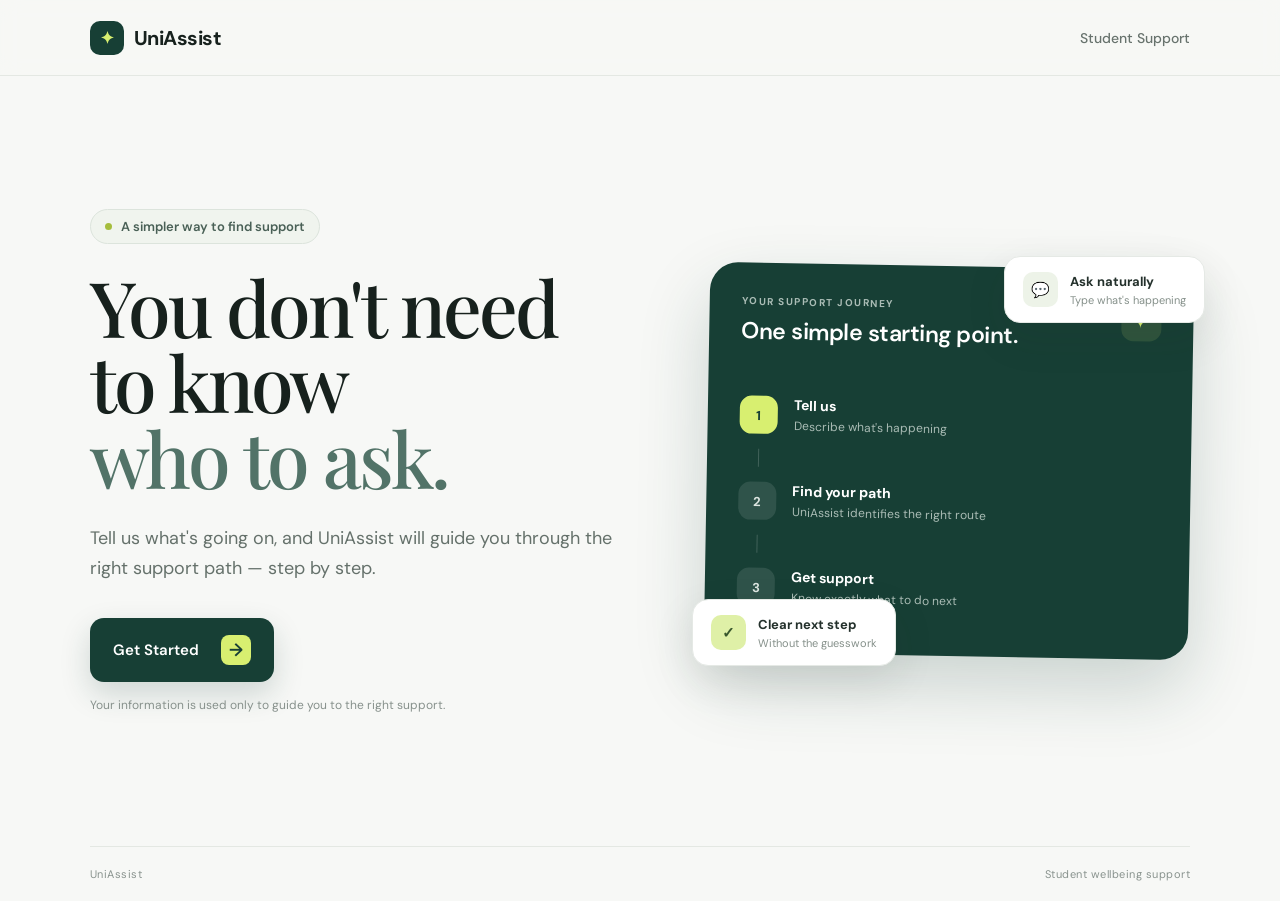
<file: index.html>
<!DOCTYPE html>
<html lang="en">
<head>
    <meta charset="UTF-8">
    <meta name="viewport" content="width=device-width, initial-scale=1.0">
    <title>UniAssist | Student Support</title>
    <link rel="stylesheet" href="css/style.css">
</head>
<body>
<header class="navbar">
    <a href="index.html" class="logo">
        <span class="logo-icon">✦</span>
        <span>UniAssist</span>
    </a>
    <div class="nav-right">
        <span class="nav-text">Student Support</span>
    </div>
</header>

<main class="hero">
    <div class="hero-content">
        <div class="eyebrow"><span class="status-dot"></span> A simpler way to find support</div>
        <h1>You don't need to know <span>who to ask.</span></h1>
        <p class="hero-description">
            Tell us what's going on, and UniAssist will guide you through the right support path — step by step.
        </p>
        <a href="pages/login.html" class="primary-btn">
            Get Started <span>→</span>
        </a>
        <p class="privacy-note">Your information is used only to guide you to the right support.</p>
    </div>

    <div class="hero-visual">
        <div class="floating-card card-top">
            <div class="mini-icon">💬</div>
            <div><strong>Ask naturally</strong><span>Type what's happening</span></div>
        </div>

        <div class="main-visual-card">
            <div class="visual-header">
                <div>
                    <span class="small-label">YOUR SUPPORT JOURNEY</span>
                    <h3>One simple starting point.</h3>
                </div>
                <div class="sparkle">✦</div>
            </div>
            <div class="journey">
                <div class="journey-step active">
                    <div class="step-number">1</div>
                    <div class="step-content"><strong>Tell us</strong><span>Describe what's happening</span></div>
                </div>
                <div class="journey-line"></div>
                <div class="journey-step">
                    <div class="step-number">2</div>
                    <div class="step-content"><strong>Find your path</strong><span>UniAssist identifies the right route</span></div>
                </div>
                <div class="journey-line"></div>
                <div class="journey-step">
                    <div class="step-number">3</div>
                    <div class="step-content"><strong>Get support</strong><span>Know exactly what to do next</span></div>
                </div>
            </div>
        </div>

        <div class="floating-card card-bottom">
            <div class="check-icon">✓</div>
            <div><strong>Clear next step</strong><span>Without the guesswork</span></div>
        </div>
    </div>
</main>

<footer class="footer">
    <span>UniAssist</span>
    <span>Student wellbeing support</span>
</footer>
</body>
</html>
</file>
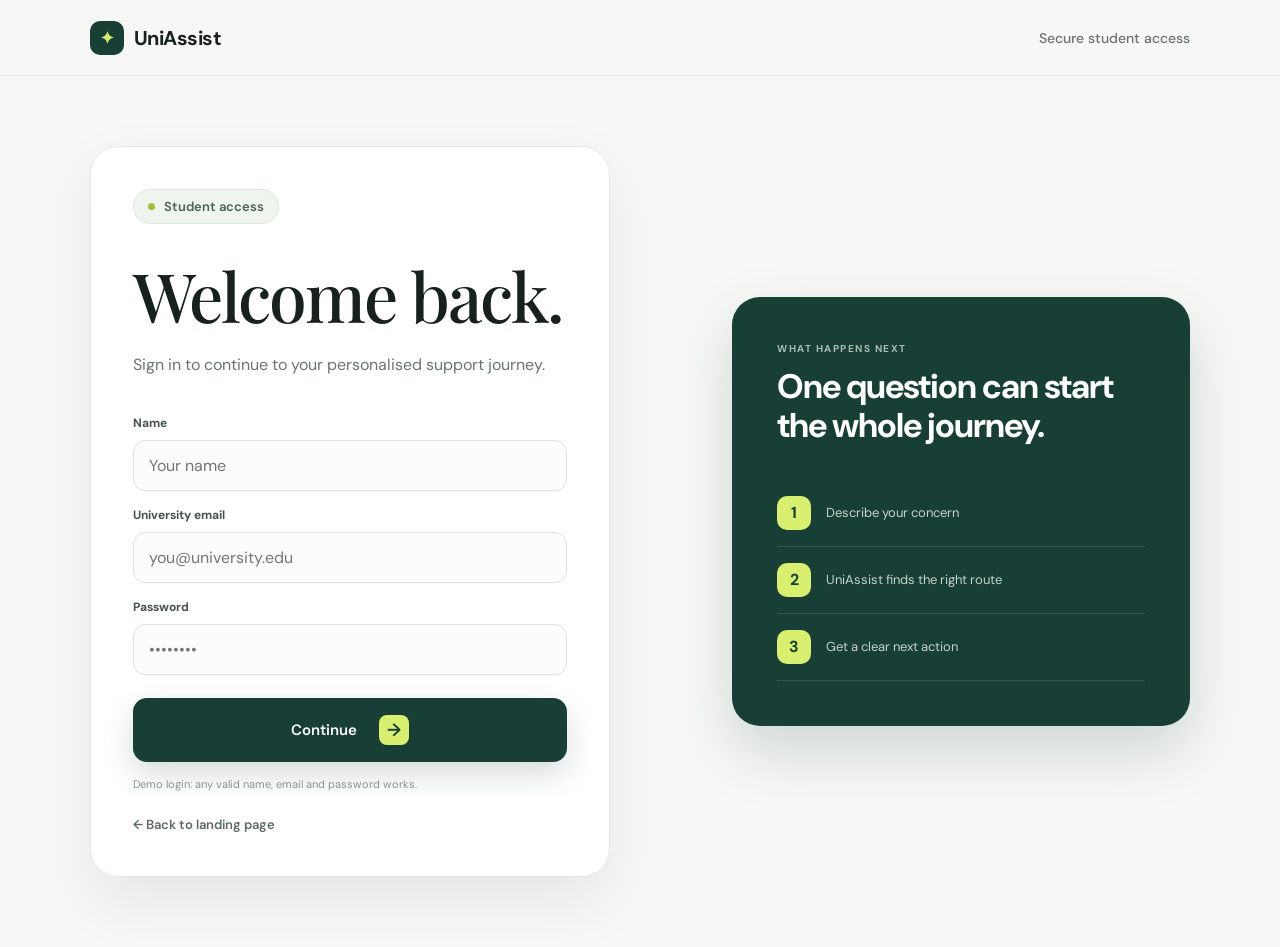
<file: pages/login.html>
<!DOCTYPE html>
<html lang="en">
<head>
    <meta charset="UTF-8">
    <meta name="viewport" content="width=device-width, initial-scale=1.0">
    <title>Sign in | UniAssist</title>
    <link rel="stylesheet" href="../css/style.css">
</head>
<body>
<header class="navbar">
    <a href="../index.html" class="logo"><span class="logo-icon">✦</span><span>UniAssist</span></a>
    <div class="nav-right"><span class="nav-text">Secure student access</span></div>
</header>

<main class="auth-page">
    <section class="auth-card">
        <div class="eyebrow"><span class="status-dot"></span> Student access</div>
        <h1>Welcome back.</h1>
        <p class="auth-subtitle">Sign in to continue to your personalised support journey.</p>

        <form id="loginForm" class="auth-form">
            <label for="studentName">Name</label>
            <input id="studentName" name="studentName" type="text" placeholder="Your name" required>

            <label for="studentEmail">University email</label>
            <input id="studentEmail" name="studentEmail" type="email" placeholder="you@university.edu" required>

            <label for="studentPassword">Password</label>
            <input id="studentPassword" name="studentPassword" type="password" placeholder="••••••••" required>

            <button class="primary-btn auth-btn" type="submit">Continue <span>→</span></button>
        </form>

        <p class="demo-note">Demo login: any valid name, email and password works.</p>
        <a class="back-link" href="../index.html">← Back to landing page</a>
    </section>

    <aside class="auth-side">
        <span class="small-label">WHAT HAPPENS NEXT</span>
        <h2>One question can start the whole journey.</h2>
        <div class="mini-flow">
            <div><b>1</b><span>Describe your concern</span></div>
            <div><b>2</b><span>UniAssist finds the right route</span></div>
            <div><b>3</b><span>Get a clear next action</span></div>
        </div>
    </aside>
</main>

<script>
document.getElementById("loginForm").addEventListener("submit", function(e) {
    e.preventDefault();
    const name = document.getElementById("studentName").value.trim();
    const email = document.getElementById("studentEmail").value.trim();
    if (!name || !email) return;
    localStorage.setItem("uniassistUser", JSON.stringify({ name, email }));
    window.location.href = "support.html";
});
</script>
</body>
</html>
</file>
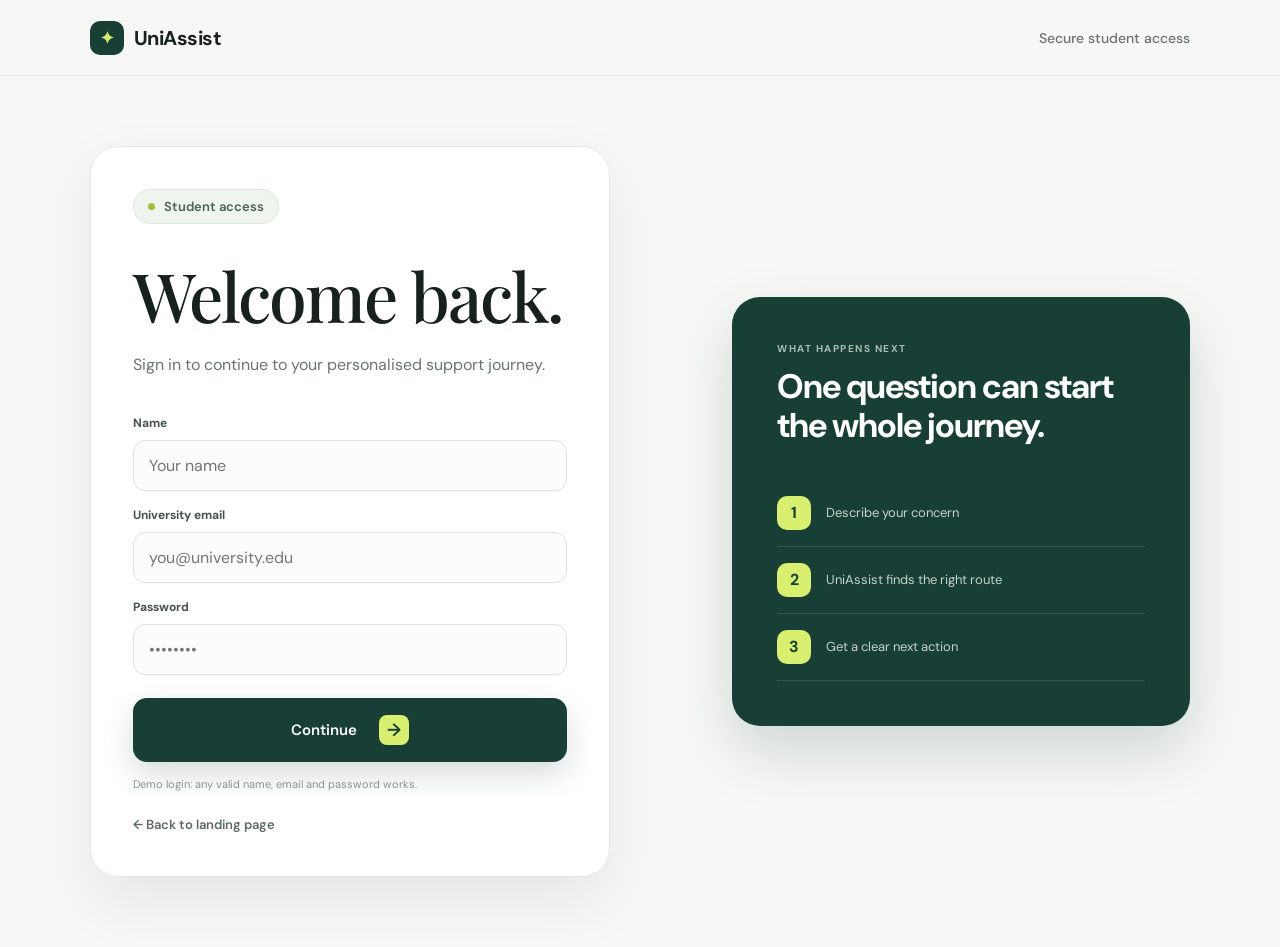
<file: pages/support.html>
<!DOCTYPE html>
<html lang="en">
<head>
    <meta charset="UTF-8">
    <meta name="viewport" content="width=device-width, initial-scale=1.0">
    <title>Find Your Support Path | UniAssist</title>
    <link rel="stylesheet" href="../css/style.css">
</head>
<body>
<header class="navbar">
    <a href="../index.html" class="logo"><span class="logo-icon">✦</span><span>UniAssist</span></a>
    <div class="nav-right">
        <span id="welcomeUser" class="nav-text">Student Support</span>
        <button id="logoutBtn" class="logout-btn">Log out</button>
    </div>
</header>

<main class="support-page">
    <div class="support-container wide">

        <div class="progress-header">
            <a href="../index.html" class="back-btn">← Home</a>
            <span class="step-indicator">SUPPORT PATHWAY</span>
        </div>

        <section class="support-intro">
            <div class="eyebrow"><span class="status-dot"></span> Tell us in your own words</div>
            <h1>What do you need help with?</h1>
            <p>You don't need to know which department to contact. Ask a question or describe what's happening, and we'll turn it into a clear step-by-step support path.</p>
        </section>

        <section class="ask-card">
            <label for="question">Your question or concern</label>
            <textarea id="question" rows="5" placeholder="Example: I'm stressed because of exams, I can't sleep properly and I don't know who to talk to."></textarea>

            <div class="example-row">
                <button class="example-chip" data-example="I'm overwhelmed with exams and can't concentrate in class.">📚 Academic stress</button>
                <button class="example-chip" data-example="I'm worried about paying my semester fees.">💰 Financial help</button>
                <button class="example-chip" data-example="I'm having a serious problem in my hostel.">🏠 Hostel issue</button>
                <button class="example-chip urgent-chip" data-example="I don't feel safe and I need immediate help.">🚨 Urgent help</button>
            </div>

            <button id="analyzeBtn" class="primary-btn analyze-btn">Find My Support Path <span>→</span></button>
            <p class="privacy-note">Prototype mode: the routing engine uses safe predefined support mappings. An LLM can be connected to the same interface later.</p>
        </section>

        <section id="resultSection" class="result-section hidden">
            <div class="result-header">
                <div>
                    <span class="small-label">YOUR SUPPORT PATH</span>
                    <h2 id="resultTitle">Here's what we recommend</h2>
                </div>
                <span id="priorityBadge" class="priority-badge">MODERATE</span>
            </div>

            <div id="emergencyBanner" class="emergency-banner hidden">
                <strong>🚨 Urgent support pathway</strong>
                <p>Your message may indicate an immediate safety concern. Please contact an appropriate emergency or campus support service now rather than waiting for a normal appointment.</p>
                <button id="emergencyAction" class="danger-btn">Contact Emergency Support</button>
            </div>

            <div class="flowchart">
                <div class="flow-node user-node">
                    <span class="flow-icon">💬</span>
                    <div><small>YOU SAID</small><strong id="userSummary"></strong></div>
                </div>
                <div class="flow-arrow">↓</div>

                <div class="flow-node">
                    <span class="flow-icon">🧠</span>
                    <div><small>WE IDENTIFIED</small><strong id="concerns"></strong></div>
                </div>
                <div class="flow-arrow">↓</div>

                <div class="flow-node">
                    <span class="flow-icon">🧭</span>
                    <div><small>GO TO</small><strong id="route"></strong></div>
                </div>
                <div class="flow-arrow">↓</div>

                <div class="flow-node action-node">
                    <span class="flow-icon">✅</span>
                    <div><small>YOUR NEXT STEP</small><strong id="nextStep"></strong></div>
                </div>
            </div>

            <div class="recommendation-grid">
                <div class="reason-card">
                    <span class="card-label">WHY WE'RE RECOMMENDING THIS</span>
                    <p id="reason"></p>
                </div>
                <div class="support-action-card">
                    <span class="card-label">SUPPORT OPTIONS</span>
                    <div id="supportButtons" class="support-buttons"></div>
                </div>
            </div>

            <div class="safety-note">
                <strong>Important:</strong> UniAssist is a navigation and support-routing prototype, not a medical diagnosis tool. Urgent situations should be escalated to trained human or emergency support.
            </div>
        </section>

        <section class="quick-help">
            <div>
                <span class="small-label">NEED SOMETHING ELSE?</span>
                <h3>Start with the question in your head.</h3>
            </div>
            <p>Academic • wellbeing • finance • hostel • personal • urgent support</p>
        </section>
    </div>
</main>

<script src="../js/script.js"></script>
</body>
</html>
</file>
<file: css/style.css>
/* =========================================
   ONE DOOR
   Global Styles
========================================= */

@import url('https://fonts.googleapis.com/css2?family=DM+Sans:wght@400;500;600;700&family=Playfair+Display:wght@500;600&display=swap');


/* =========================================
   RESET
========================================= */

* {
    margin: 0;
    padding: 0;
    box-sizing: border-box;
}


html {
    scroll-behavior: smooth;
}


body {
    min-height: 100vh;

    font-family: 'DM Sans', sans-serif;

    background: #f7f8f6;
    color: #17211d;

    overflow-x: hidden;
}


button,
a {
    font-family: inherit;
}


a {
    text-decoration: none;
    color: inherit;
}


/* =========================================
   NAVBAR
========================================= */

.navbar {
    height: 76px;

    padding: 0 7%;

    display: flex;
    align-items: center;
    justify-content: space-between;

    background: rgba(247, 248, 246, 0.9);

    border-bottom: 1px solid #e4e8e3;

    backdrop-filter: blur(10px);
}


.logo {
    display: flex;
    align-items: center;
    gap: 10px;

    font-size: 20px;
    font-weight: 700;

    letter-spacing: -0.5px;
}


.logo-icon {
    width: 34px;
    height: 34px;

    display: flex;
    align-items: center;
    justify-content: center;

    border-radius: 10px;

    background: #173f35;
    color: #d8ef70;

    font-size: 17px;
}


.nav-right {
    color: #68736d;

    font-size: 14px;
    font-weight: 500;
}


/* =========================================
   HERO
========================================= */

.hero {
    width: 86%;
    max-width: 1280px;

    min-height: calc(100vh - 130px);

    margin: 0 auto;

    display: grid;
    grid-template-columns: 1fr 0.9fr;

    align-items: center;

    gap: 80px;

    padding: 70px 0;
}


.hero-content {
    max-width: 650px;
}


.eyebrow {
    display: inline-flex;
    align-items: center;
    gap: 9px;

    padding: 8px 14px;

    border: 1px solid #dce4dc;

    border-radius: 50px;

    background: #f0f4ee;

    color: #496056;

    font-size: 13px;
    font-weight: 600;

    margin-bottom: 25px;
}


.status-dot {
    width: 7px;
    height: 7px;

    border-radius: 50%;

    background: #a5bd3d;
}


.hero h1 {
    font-family: 'Playfair Display', serif;

    font-size: clamp(55px, 6vw, 82px);

    line-height: 0.98;

    letter-spacing: -3px;

    font-weight: 500;

    margin-bottom: 28px;
}


.hero h1 span {
    display: block;

    color: #527368;
}


.hero-description {
    max-width: 540px;

    color: #65716b;

    font-size: 18px;

    line-height: 1.7;

    margin-bottom: 34px;
}


/* =========================================
   PRIMARY BUTTON
========================================= */

.primary-btn {
    display: inline-flex;
    align-items: center;
    justify-content: center;
    gap: 22px;

    padding: 17px 23px;

    border-radius: 14px;

    background: #173f35;
    color: white;

    font-size: 15px;
    font-weight: 600;

    box-shadow: 0 12px 30px rgba(23, 63, 53, 0.18);

    transition: all 0.25s ease;
}


.primary-btn span {
    width: 30px;
    height: 30px;

    display: flex;
    align-items: center;
    justify-content: center;

    border-radius: 8px;

    background: #d8ef70;

    color: #173f35;

    font-size: 18px;
}


.primary-btn:hover {
    transform: translateY(-3px);

    box-shadow: 0 18px 35px rgba(23, 63, 53, 0.25);
}


.privacy-note {
    margin-top: 15px;

    color: #87918c;

    font-size: 12px;
}


/* =========================================
   HERO VISUAL
========================================= */

.hero-visual {
    position: relative;

    min-height: 520px;

    display: flex;
    align-items: center;
    justify-content: center;
}


.main-visual-card {
    width: min(100%, 490px);

    padding: 32px;

    border-radius: 28px;

    background: #173f35;

    color: white;

    box-shadow: 0 30px 70px rgba(23, 63, 53, 0.2);

    transform: rotate(1deg);
}


.visual-header {
    display: flex;
    justify-content: space-between;

    margin-bottom: 35px;
}


.small-label {
    display: block;

    color: #aabcb5;

    font-size: 10px;
    font-weight: 700;

    letter-spacing: 1.5px;

    margin-bottom: 8px;
}


.visual-header h3 {
    font-size: 23px;
    font-weight: 600;

    letter-spacing: -0.5px;
}


.sparkle {
    width: 40px;
    height: 40px;

    display: flex;
    align-items: center;
    justify-content: center;

    border-radius: 12px;

    background: rgba(216, 239, 112, 0.12);

    color: #d8ef70;

    font-size: 20px;
}


/* =========================================
   JOURNEY
========================================= */

.journey {
    display: flex;
    flex-direction: column;
}


.journey-step {
    display: flex;
    align-items: center;
    gap: 16px;

    padding: 15px 0;
}


.step-number {
    width: 38px;
    height: 38px;

    flex-shrink: 0;

    display: flex;
    align-items: center;
    justify-content: center;

    border-radius: 12px;

    background: rgba(255,255,255,0.1);

    color: #dce5e0;

    font-size: 13px;
    font-weight: 700;
}


.journey-step.active .step-number {
    background: #d8ef70;
    color: #173f35;
}


.step-content {
    display: flex;
    flex-direction: column;
    gap: 4px;
}


.step-content strong {
    font-size: 14px;
}


.step-content span {
    color: #aabcb5;

    font-size: 12px;
}


.journey-line {
    width: 1px;
    height: 18px;

    margin-left: 19px;

    background: rgba(255,255,255,0.18);
}


/* =========================================
   FLOATING CARDS
========================================= */

.floating-card {
    position: absolute;

    display: flex;
    align-items: center;
    gap: 12px;

    padding: 15px 18px;

    background: white;

    border: 1px solid #e5e9e5;

    border-radius: 16px;

    box-shadow: 0 15px 40px rgba(35, 50, 43, 0.1);

    z-index: 2;
}


.floating-card strong {
    display: block;

    color: #24312c;

    font-size: 13px;
}


.floating-card span {
    display: block;

    color: #85908a;

    font-size: 11px;

    margin-top: 3px;
}


.card-top {
    top: 55px;
    right: -15px;
}


.card-bottom {
    bottom: 55px;
    left: -15px;
}


.mini-icon,
.check-icon {
    width: 35px;
    height: 35px;

    display: flex;
    align-items: center;
    justify-content: center;

    border-radius: 10px;

    background: #edf3e8;

    font-size: 15px;
}


.check-icon {
    background: #dff0a7;

    color: #38572d;

    font-weight: 700;
}


/* =========================================
   FOOTER
========================================= */

.footer {
    width: 86%;
    max-width: 1280px;

    margin: 0 auto;

    padding: 20px 0;

    display: flex;
    justify-content: space-between;

    border-top: 1px solid #e4e8e3;

    color: #89938e;

    font-size: 11px;

    letter-spacing: 0.5px;
}


/* =========================================
   SUPPORT PAGE
========================================= */

.support-page {
    min-height: calc(100vh - 76px);

    padding: 55px 20px 80px;
}


.support-container {
    width: 90%;
    max-width: 850px;

    margin: 0 auto;
}


.progress-header {
    display: flex;
    align-items: center;
    justify-content: space-between;

    margin-bottom: 55px;
}


.back-btn {
    color: #65716b;

    font-size: 14px;
    font-weight: 600;

    transition: color 0.2s ease;
}


.back-btn:hover {
    color: #173f35;
}


.step-indicator {
    color: #9aa39e;

    font-size: 11px;
    font-weight: 700;

    letter-spacing: 1.3px;
}


.support-intro {
    text-align: center;

    max-width: 650px;

    margin: 0 auto 45px;
}


.support-intro .eyebrow {
    margin-bottom: 20px;
}


.support-intro h1 {
    font-family: 'Playfair Display', serif;

    font-size: clamp(46px, 6vw, 68px);

    font-weight: 500;

    letter-spacing: -2px;

    margin-bottom: 18px;
}


.support-intro p {
    color: #69756f;

    font-size: 16px;

    line-height: 1.7;
}


/* =========================================
   SUPPORT OPTIONS
========================================= */

.support-options {
    display: flex;
    flex-direction: column;

    gap: 12px;
}


.support-option {
    width: 100%;

    display: flex;
    align-items: center;

    padding: 19px;

    border: 1px solid #e1e6e1;

    border-radius: 17px;

    background: white;

    text-align: left;

    cursor: pointer;

    transition: all 0.2s ease;
}


.support-option:hover {
    border-color: #9eb09f;

    transform: translateX(5px);

    box-shadow: 0 10px 30px rgba(38, 61, 50, 0.08);
}


.option-icon {
    width: 48px;
    height: 48px;

    flex-shrink: 0;

    display: flex;
    align-items: center;
    justify-content: center;

    border-radius: 13px;

    background: #f0f4ee;

    font-size: 21px;

    margin-right: 16px;
}


.option-text {
    display: flex;
    flex-direction: column;

    gap: 5px;

    flex: 1;
}


.option-text strong {
    color: #26332e;

    font-size: 15px;
}


.option-text span {
    color: #89938e;

    font-size: 12px;
}


.option-arrow {
    width: 35px;
    height: 35px;

    display: flex;
    align-items: center;
    justify-content: center;

    border-radius: 9px;

    background: #f5f7f4;

    color: #5d6c64;

    font-size: 17px;
}


/* =========================================
   HELP NOTE
========================================= */

.help-note {
    display: flex;
    align-items: flex-start;
    gap: 13px;

    margin-top: 25px;
    padding: 18px 20px;

    border-radius: 15px;

    background: #eef3ea;

    color: #516058;
}


.help-note-icon {
    color: #718f50;

    font-size: 16px;
}


.help-note strong {
    display: block;

    font-size: 13px;

    margin-bottom: 4px;
}


.help-note p {
    font-size: 12px;

    line-height: 1.5;

    color: #75817b;
}


/* =========================================
   RESPONSIVE
========================================= */

@media (max-width: 900px) {

    .hero {
        grid-template-columns: 1fr;

        gap: 50px;

        padding-top: 45px;
    }


    .hero-content {
        max-width: 700px;
    }


    .hero-visual {
        min-height: 450px;
    }


    .card-top {
        right: 0;
    }


    .card-bottom {
        left: 0;
    }
}


@media (max-width: 600px) {

    .navbar {
        padding: 0 5%;
    }


    .nav-text {
        display: none;
    }


    .hero {
        width: 90%;
    }


    .hero h1 {
        font-size: 50px;

        letter-spacing: -2px;
    }


    .hero-description {
        font-size: 16px;
    }


    .main-visual-card {
        padding: 25px;
    }


    .floating-card {
        transform: scale(0.85);
    }


    .card-top {
        right: -20px;
    }


    .card-bottom {
        left: -20px;
    }


    .support-container {
        width: 94%;
    }


    .support-intro h1 {
        font-size: 48px;
    }


    .option-text span {
        display: none;
    }


    .footer {
        width: 90%;
    }
}

/* =========================================
   AUTH / LOGIN
========================================= */
.auth-page {
    width: 86%;
    max-width: 1100px;
    min-height: calc(100vh - 76px);
    margin: 0 auto;
    padding: 70px 0;
    display: grid;
    grid-template-columns: 1fr 0.8fr;
    gap: 70px;
    align-items: center;
}
.auth-card {
    max-width: 520px;
    padding: 42px;
    background: white;
    border: 1px solid #e3e8e3;
    border-radius: 28px;
    box-shadow: 0 25px 60px rgba(35,50,43,.08);
}
.auth-card h1 {
    font-family: 'Playfair Display', serif;
    font-size: clamp(48px, 6vw, 68px);
    font-weight: 500;
    letter-spacing: -2px;
    margin-bottom: 12px;
}
.auth-subtitle { color:#69756f; line-height:1.6; margin-bottom:30px; }
.auth-form { display:flex; flex-direction:column; gap:9px; }
.auth-form label { font-size:12px; font-weight:700; color:#43534b; margin-top:7px; }
.auth-form input {
    width:100%; padding:14px 15px; border:1px solid #dce3dd; border-radius:12px;
    outline:none; font:inherit; background:#fbfcfb;
}
.auth-form input:focus { border-color:#718f50; box-shadow:0 0 0 3px rgba(113,143,80,.10); }
.auth-btn { border:none; cursor:pointer; margin-top:14px; width:100%; }
.demo-note { color:#89938e; font-size:11px; margin-top:15px; }
.back-link { display:inline-block; margin-top:25px; color:#5b6b62; font-size:13px; font-weight:600; }
.auth-side {
    padding:45px; border-radius:28px; background:#173f35; color:white;
    box-shadow:0 25px 60px rgba(23,63,53,.18);
}
.auth-side h2 { font-size:34px; line-height:1.15; letter-spacing:-1px; margin:12px 0 35px; }
.auth-side .small-label { color:#aabcb5; }
.mini-flow { display:flex; flex-direction:column; }
.mini-flow div { display:flex; gap:15px; align-items:center; padding:16px 0; border-bottom:1px solid rgba(255,255,255,.12); }
.mini-flow b { width:34px;height:34px;display:flex;align-items:center;justify-content:center;border-radius:10px;background:#d8ef70;color:#173f35; }
.mini-flow span { color:#c7d2cc; font-size:13px; }

/* =========================================
   SUPPORT QUESTION BOX
========================================= */
.support-container.wide { max-width:1000px; }
.logout-btn {
    border:0; background:transparent; color:#68736d; font:inherit; font-size:12px;
    font-weight:700; cursor:pointer; margin-left:15px;
}
.ask-card {
    background:white; border:1px solid #e1e6e1; border-radius:24px;
    padding:28px; box-shadow:0 18px 45px rgba(35,50,43,.06); margin-bottom:35px;
}
.ask-card label { display:block; color:#2c3933; font-size:14px; font-weight:700; margin-bottom:10px; }
.ask-card textarea {
    width:100%; resize:vertical; min-height:135px; padding:16px; border:1px solid #dce3dd;
    border-radius:14px; outline:none; font:inherit; line-height:1.6; background:#fbfcfb;
}
.ask-card textarea:focus { border-color:#718f50; box-shadow:0 0 0 3px rgba(113,143,80,.10); }
.ask-card textarea.input-error { border-color:#b75b5b; }
.example-row { display:flex; flex-wrap:wrap; gap:8px; margin:13px 0 20px; }
.example-chip {
    border:1px solid #dfe6df; background:#f7f9f6; color:#56655d; border-radius:50px;
    padding:9px 12px; font:inherit; font-size:11px; cursor:pointer;
}
.example-chip:hover { background:#edf3e8; border-color:#b7c7b6; }
.urgent-chip { color:#8a4b45; }
.analyze-btn { border:0; cursor:pointer; }
.analyze-btn:disabled { opacity:.7; cursor:wait; }

/* =========================================
   RESULT / FLOWCHART
========================================= */
.hidden { display:none !important; }
.result-section {
    background:#f0f4ee; border:1px solid #dfe7df; border-radius:26px;
    padding:30px; margin-bottom:30px;
}
.result-header { display:flex; justify-content:space-between; align-items:flex-start; gap:20px; margin-bottom:25px; }
.result-header h2 { font-family:'Playfair Display',serif; font-weight:500; font-size:32px; letter-spacing:-1px; margin-top:5px; }
.priority-badge {
    padding:8px 11px; border-radius:50px; background:#e1efb5; color:#4e6534;
    font-size:10px; font-weight:800; letter-spacing:1px; white-space:nowrap;
}
.priority-badge.moderate { background:#f2e7bd; color:#7b642d; }
.priority-badge.urgent { background:#f3d3cf; color:#8b3f38; }
.flowchart { display:flex; flex-direction:column; align-items:center; }
.flow-node {
    width:min(100%,700px); display:flex; align-items:center; gap:15px; padding:18px 20px;
    background:white; border:1px solid #dfe6df; border-radius:17px; box-shadow:0 10px 25px rgba(35,50,43,.05);
}
.flow-node small { display:block; color:#87938d; font-size:9px; font-weight:800; letter-spacing:1.3px; margin-bottom:5px; }
.flow-node strong { display:block; color:#26332e; font-size:14px; line-height:1.45; }
.flow-icon { width:43px;height:43px;flex-shrink:0;display:flex;align-items:center;justify-content:center;border-radius:12px;background:#eef3ea;font-size:19px; }
.user-node { border-color:#cbd8c9; }
.action-node { background:#173f35; border-color:#173f35; }
.action-node small { color:#aabcb5; }
.action-node strong { color:white; }
.action-node .flow-icon { background:#d8ef70; }
.flow-arrow { color:#789078; font-size:24px; line-height:1; padding:7px; }
.recommendation-grid { display:grid; grid-template-columns:1fr 1fr; gap:14px; margin-top:20px; }
.reason-card, .support-action-card { background:white; border:1px solid #dfe6df; border-radius:17px; padding:20px; }
.card-label { display:block; color:#84908a; font-size:9px; font-weight:800; letter-spacing:1.2px; margin-bottom:9px; }
.reason-card p { color:#58665e; font-size:13px; line-height:1.6; }
.support-buttons { display:flex; flex-wrap:wrap; gap:8px; }
.secondary-btn, .danger-btn {
    border:0; padding:11px 13px; border-radius:10px; font:inherit; font-size:11px; font-weight:700; cursor:pointer;
}
.secondary-btn { background:#173f35; color:white; }
.danger-btn { background:#a64f47; color:white; }
.secondary-btn:hover, .danger-btn:hover { transform:translateY(-1px); }
.emergency-banner {
    padding:20px; margin-bottom:20px; border-radius:17px;
    background:#fff1ef; border:1px solid #edc9c5; color:#7e3e38;
}
.emergency-banner strong { display:block; font-size:14px; margin-bottom:6px; }
.emergency-banner p { font-size:12px; line-height:1.55; margin-bottom:13px; }
.safety-note {
    margin-top:15px; padding:15px 17px; border-radius:13px; background:#f8faf7;
    color:#718078; font-size:11px; line-height:1.55;
}
.quick-help {
    display:flex; justify-content:space-between; gap:30px; align-items:center;
    padding:22px 24px; border:1px solid #e0e6e0; border-radius:18px; background:white;
}
.quick-help h3 { font-size:18px; margin-top:4px; }
.quick-help p { color:#87928c; font-size:11px; text-align:right; }

@media (max-width:900px) {
    .auth-page { grid-template-columns:1fr; gap:30px; padding-top:45px; }
    .auth-card { max-width:none; }
    .recommendation-grid { grid-template-columns:1fr; }
}
@media (max-width:600px) {
    .auth-page { width:90%; }
    .auth-card, .auth-side { padding:27px; }
    .auth-side h2 { font-size:28px; }
    .result-section { padding:20px; }
    .result-header { flex-direction:column; }
    .quick-help { flex-direction:column; align-items:flex-start; }
    .quick-help p { text-align:left; }
    .flow-node { align-items:flex-start; }
}
</file>
